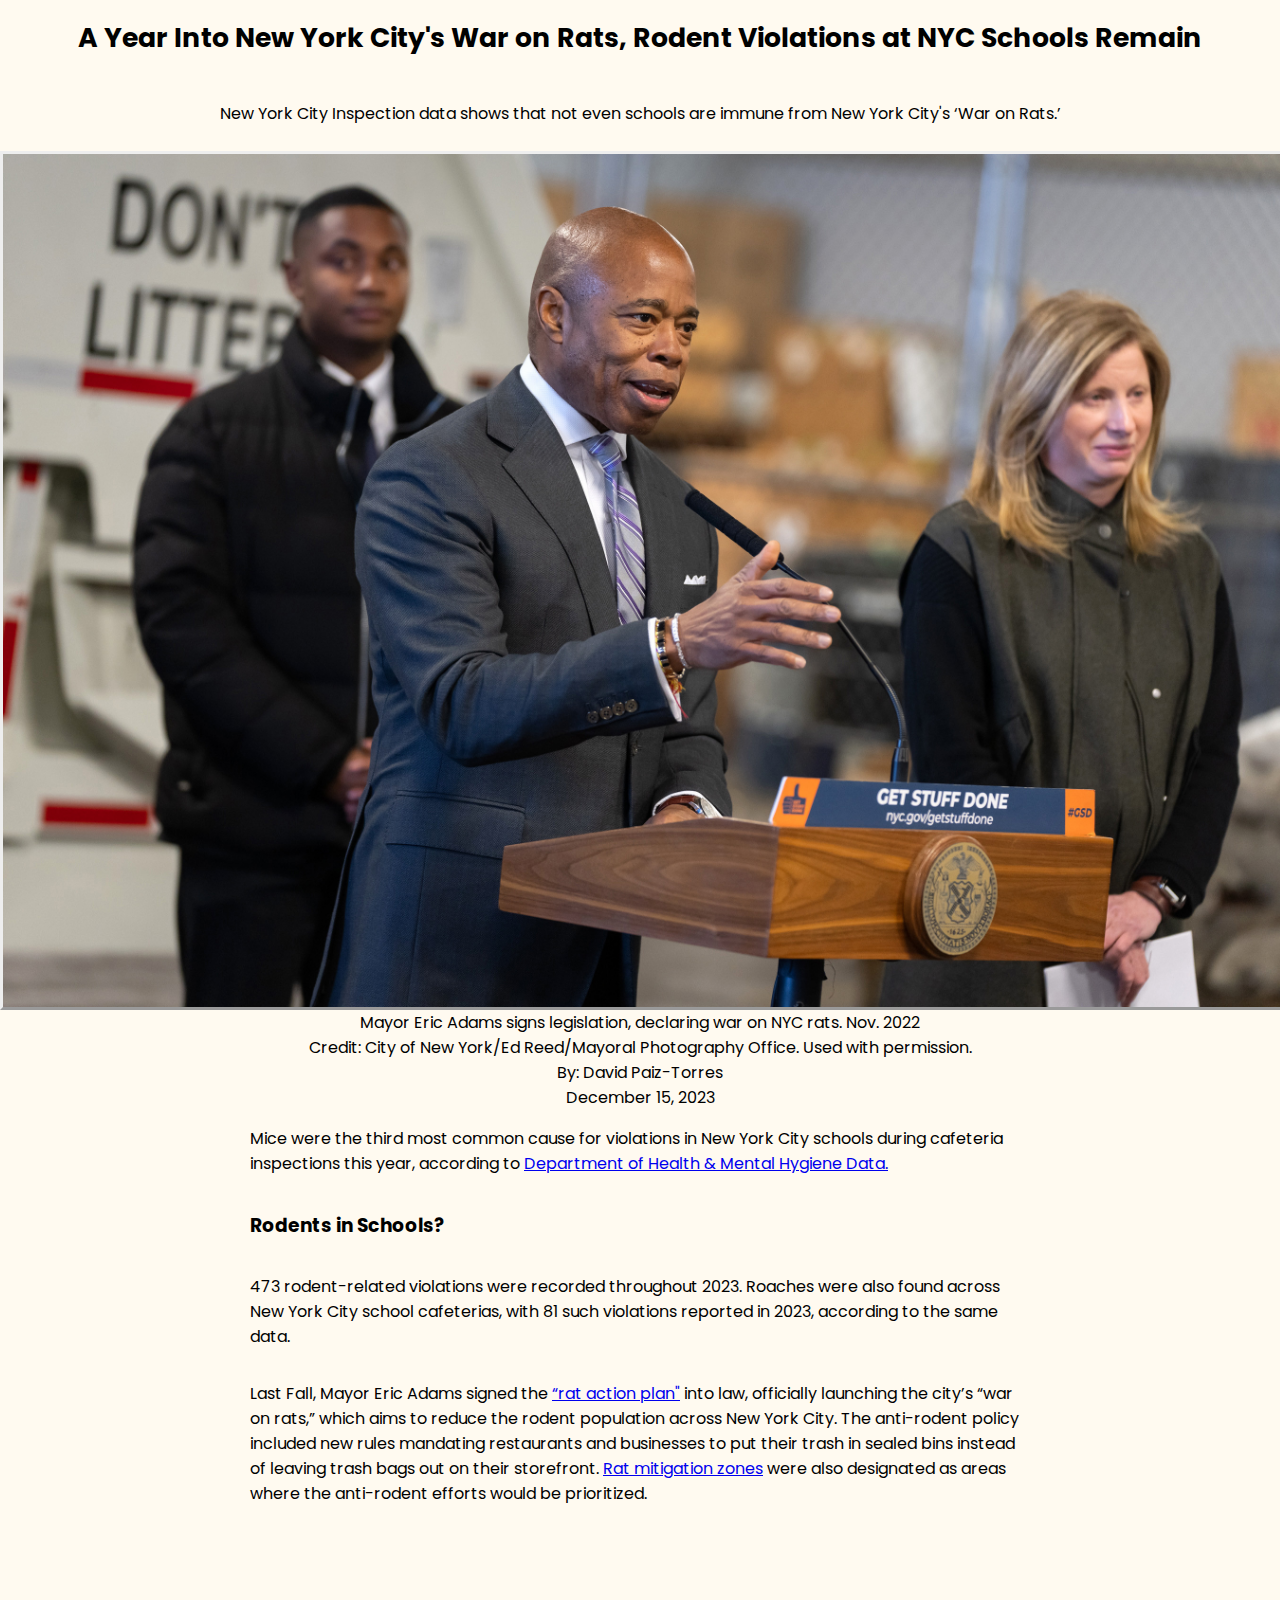
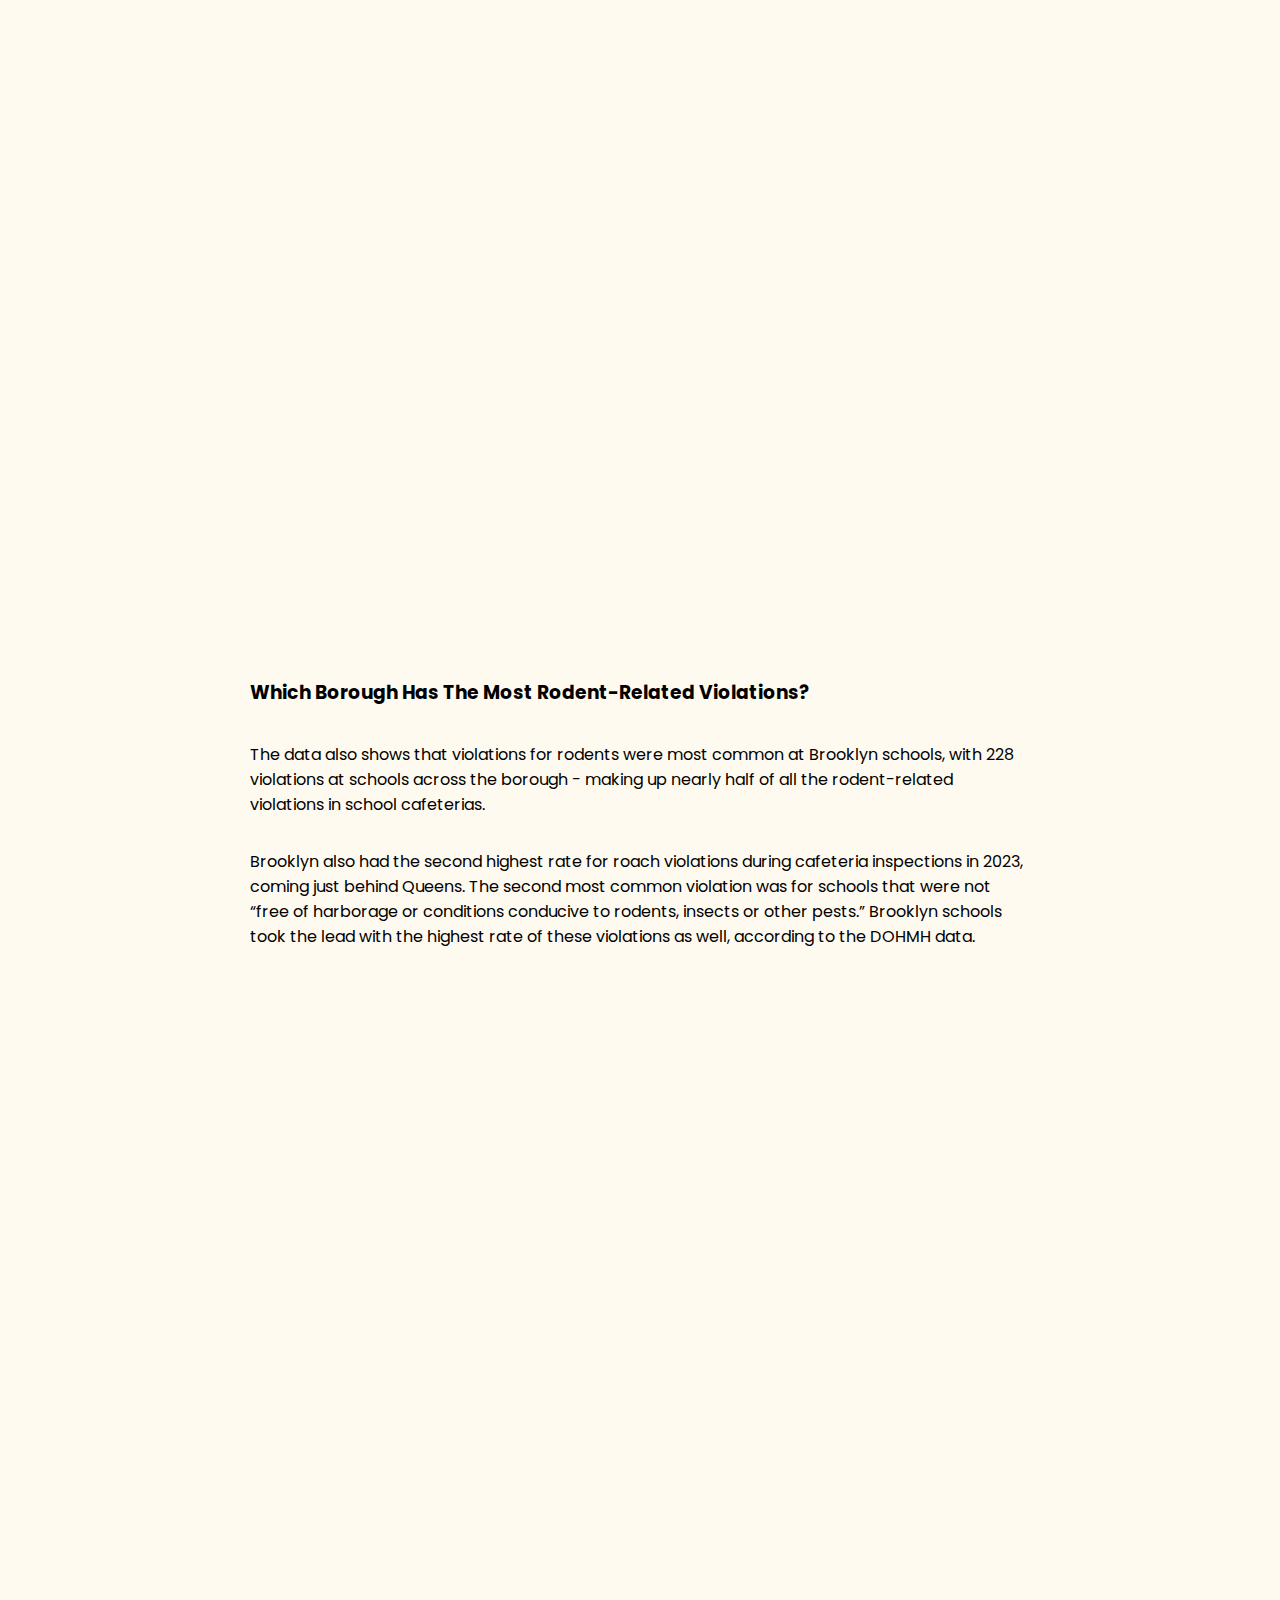
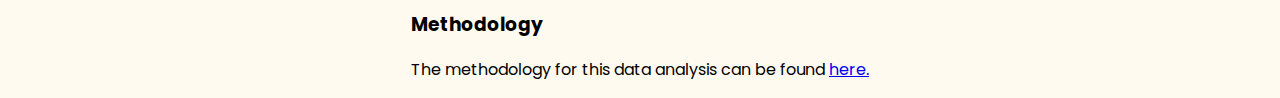
<file: index.html>
<!--Start of MetaData -->
<!doctype html>

<html>
	<head>
			<title> Roaches, Mice and Rats Found in NYC Schools</title>
			<link rel="stylesheet" type="text/css" href="style.css">
			<link rel="preconnect" href="https://fonts.googleapis.com">
			<link rel="preconnect" href="https://fonts.gstatic.com" crossorigin>
			<link href="https://fonts.googleapis.com/css2?family=Poppins:wght@400;500;600;700&display=swap" rel="stylesheet">
			<meta name="viewport" content="width=device-width, initial-scale=1.0">
	</head>
<!--End of MetaData -->
	<body>
	
<div class= "hed_dek">
			<div class="hed">
				<h1>	
					A Year Into New York City's War on Rats,
					Rodent Violations at NYC Schools Remain
				</h1> 
			</div>
			<br>
			<div class="dek">
				New York City Inspection data shows that not even schools are immune from New York City's ‘War on Rats.’
			</div>
</div>
<br>
	<div class = "images">
		<img src="images/52507790172_ee527872b3_3k.jpg" alt = "Mayor Eric Adams signs legislation, declaring war on NYC rats. Nov. 2022
		Credit: © City of New York/Ed Reed/Mayoral Photography Office. Used with permission.">
	<picture>
		<source media="(max-width: 493px)" srcset="images/sanitation_event.jpg">
	</picture>
	</div>

	<div class= "photo_credits">
		Mayor Eric Adams signs legislation, declaring war on NYC rats. Nov. 2022<br>
		Credit: City of New York/Ed Reed/Mayoral Photography Office. Used with permission.
	</div>

	<div class="byline"> 
		By: David Paiz-Torres 
		 <br>
		December 15, 2023
	</div>	
 <!-- Lede/Nutgraf Below -->
		<div class= "lede_storygrafs">
			<div class="lede">
				<p>
				Mice were the third most common cause for violations in New York City schools during cafeteria inspections this year, according to <a href= "https://data.cityofnewyork.us/Health/DOHMH-School-Cafeteria-Inspections-2020-Present-/5ery-qagt"> Department of Health & Mental Hygiene Data.</a>
				</p>	
			</div>
	<h3>Rodents in Schools?</h3>		
				<p>
				473 rodent-related violations were recorded throughout 2023. Roaches were also found across New York City school cafeterias, with 81 such violations reported in 2023, according to the same data.
				</p>

				<p>
				Last Fall, Mayor Eric Adams signed the <a href="https://legistar.council.nyc.gov/View.ashx?M=F&ID=11533762&GUID=C106E5E9-FB61-4237-B5F8-5A1D080E868D"> “rat action plan"</a> into law, officially launching the city’s  “war on rats,” which aims to reduce the rodent population across New York City. The anti-rodent policy included new rules mandating restaurants and businesses to put their trash in sealed bins instead of leaving trash bags out on their storefront. <a href="https://rules.cityofnewyork.us/wp-content/uploads/2023/04/Ch.-35_NOA_Rat-Mitigation-Zones_6-7-23-1.pdf"> Rat mitigation zones</a> were also designated as areas where the anti-rodent efforts would be prioritized.
				</p>
		</div>
<!-- Map Below -->
<div class="map">
		<div style="min-height:687px"><script type="text/javascript" defer src="https://datawrapper.dwcdn.net/jfd8T/embed.js?v=21" charset="utf-8"></script><noscript><img src="https://datawrapper.dwcdn.net/jfd8T/full.png" alt="" /></noscript></div>
</div>
<br>
<!-- Map Ends Here --> 
<br>
<!-- Main Story Grafs Below -->
<div class="lede_storygrafs">
	<h3> Which Borough Has The Most Rodent-Related Violations? </h3>
		<p>			
		The data also shows that violations for rodents were most common at Brooklyn schools, with 228 violations at schools across the borough - making up nearly half of all the rodent-related violations in school cafeterias.
		</p>
		<p>
		Brooklyn also had the second highest rate for roach violations during cafeteria inspections in 2023, coming just behind Queens. The second most common violation was for schools that were not “free of harborage or conditions conducive to rodents, insects or other pests.” Brooklyn schools took the lead with the highest rate of these violations as well, according to the DOHMH data.
		</p>
</div>
<br>


<!-- Chart BELOW -->
<div class= "charts">
	<div class= "chart_1">
		<iframe title="Mice Violations by Borough" aria-label="Bar Chart" id="datawrapper-chart-m4WnT" src="https://datawrapper.dwcdn.net/m4WnT/5/" scrolling="no" frameborder="0" style="width: 0; min-width: 100% !important; border: none;" height="263" data-external="1"></iframe><script type="text/javascript">!function(){"use strict";window.addEventListener("message",(function(a){if(void 0!==a.data["datawrapper-height"]){var e=document.querySelectorAll("iframe");for(var t in a.data["datawrapper-height"])for(var r=0;r<e.length;r++)if(e[r].contentWindow===a.source){var i=a.data["datawrapper-height"][t]+"px";e[r].style.height=i}}}))}();
		</script>
	</div>
<br>
<br>
	<div class= "chart_2">
			<!-- SECOND CHART BELOW -->
		<iframe title="Roach Violations by Borough" aria-label="Bar Chart" id="datawrapper-chart-IFgRR" src="https://datawrapper.dwcdn.net/IFgRR/1/" scrolling="no" frameborder="0" style="width: 0; min-width: 100% !important; border: none;" height="263" data-external="1"></iframe><script type="text/javascript">!function(){"use strict";window.addEventListener("message",(function(a){if(void 0!==a.data["datawrapper-height"]){var e=document.querySelectorAll("iframe");for(var t in a.data["datawrapper-height"])for(var r=0;r<e.length;r++)if(e[r].contentWindow===a.source){var i=a.data["datawrapper-height"][t]+"px";e[r].style.height=i}}}))}();
		</script>
	</div>
</div>

<br>
<div class="lede_storygrafs">
	<div class="methodlogy">
		<h3>Methodology</h3>
			<p>
				The methodology for this data analysis can be found <a href="https://doc-04-98-docstext.googleusercontent.com/export/qdo8ufovnvq7nnfjhaujgenucc/i9ijnq617c1vrd2ih78q3mfbp0/1703201690000/106630865057575320188/106630865057575320188/1KgTdF3SWsDWb0BfgA_9Ae8JEnaUIoA3kV1uWIgDwUCs?format=pdf&id=1KgTdF3SWsDWb0BfgA_9Ae8JEnaUIoA3kV1uWIgDwUCs&token=AC4w5VjuZQiPzXNP5k8Nj6knXYK5TsBzpg:1703200590682&ouid=106630865057575320188&includes_info_params=true&usp=docs_home&cros_files=false&inspectorResult=%7B%22pc%22:1,%22lplc%22:26%7D&dat=[base64]"> here. </a> 
			</p>
	</div>
</div>

<!-- CHARTS END HERE -->
				 
</body>
</html>
</file>
<file: style.css>
/*MACBOOK SCREEN SIZE*/
@media only screen and (min-width:900px) and (max-width: 2448px)
{
  body{
    background-color:floralwhite;
    font-family: 'poppins', sans-serif;
    display:flex;
    flex-direction: column;
    max-width: 100%;
    justify-content: center;
    
  
  }
  .story{
    display:flex;
    flex-direction: column;
    padding-left:auto;
    padding-right:auto;
    max-width:100%;

  }
  .hed, .dek, .byline, .photo_credits {
    display: flex;
    flex-direction: column;
    max-width: 100%;
    align-items: center; /* Horizontally center the content */
    justify-content: center; /* Vertically center the content */
}


h1{
font-size:20pt;
}

.lede_storygrafs{
  padding-left: 250px;
  padding-right:250px;
  max-width: 100%;
  display:flex;
  flex-direction: column;
}

.charts{
  display:flex;
  flex-direction: column;
  max-width: 50%;
  padding-left: 250px;
  padding-right:250px;
}
  .chart_1{
  display:flex;
  flex-direction: column;
  }
  .chart_2{
  display:flex;
  flex-direction: column;
  }


 .map{
  padding-left: 250px;
  padding-right: 250px;
  max-width:100%;
}
}


 /*  */

/*IPHONE 13 PRO TO IPHONE 14 PRO MAX SCREEN WIDTH*/
@media screen and (max-width: 1284px) and (min-width: 1170px) 
{
  body{
    background-color:floralwhite;
    font-family: 'poppins', sans-serif;
    display:flex;
    flex-direction: column;
    justify-content: center;
    align-items: center;
    margin: 0 auto;
    max-width:100%;
    height:auto;
    margin-left:auto;
    margin-right:auto;
  }
  
    
   
 
  .hed, .dek, .byline, .photo_credits {
    display: flex;
    flex-direction: column;
    max-width: 100%;
    align-items: center; /* Horizontally center the content */
    justify-content: center; /* Vertically center the content */
    
     margin: 0 auto;
      }
  

  .images, .photo_credits, .byline {
    display: flex;
    flex-direction: column;
    align-items: center; /* Horizontally center the content */
    justify-content: center; /* Vertically center the content */
    margin: 0 auto; /* Horizontally center the image */
    text-align: center; /* Center the text */
      max-width: 100%; /* Make the image responsive */
      height: auto; /* Maintain the aspect ratio */
      margin: 0 auto; 
   
  }
  .hed{
    font-size: 10pt;
    display:flex;
    flex-direction: column;
    max-width:100%;
    justify-content: center;
    align-items: center;
    margin: 0 auto;
  }
  .dek{
    text-align:enter;
    display:flex;
    flex-direction: column;
    max-width:100%;
    justify-content: center;
    align-items: center;
    margin: 0 auto;
  }

      
.images{
  max-width:10%;
}
  .lede_storygrafs{
    padding-left: auto;
    padding-right:auto;
    display:flex;
    flex-direction: column;
    max-width:100%;
  }
.chart_1{
  display:flex;
  flex-direction: column;

  }
  
.chart_2{
  display:flex;
  flex-direction: column;
  padding: auto;  
  }
.map{
  padding-left: auto;
  padding-right:auto;
  display:flex;
  flex-direction: column;
}
  .hed{
    font-size:16pt;
    margin: 0 auto;
    display:flex;
    flex-direction: column;
    max-width:100%;
    justify-content: center;
  }
  .hed_dek{
  
    display:flex;
    flex-direction: column;
    max-width:100%;
    justify-content: center;
    align-items: center;
  }
  
  .dek{
    display:flex;
    flex-direction: column;
    max-width:100%;
  }

  .images{
    display:flex;
    max-width:100%;
    max-height:auto;
    }
    
    img{
      max-width:100%;
      height:auto;
      margin-left:auto;
      margin-right:auto;
      border:outset
    }

  }

    .navigation_bar{
      display:flex;
      flex-direction:row;
      justify-content:center;
      align-content:baseline;
      padding: 10px;
      margin: 0 auto;
  }
  
  .home_button, .rodent_story_button, .about_button {
      padding: 5px 10px; /* Add some padding */
      background-color: #f8f9fa; /* Add a background color */
      border: 2px solid orangered; /* Add a border */
      border-radius: 25px; /* Make the buttons rounded */
      color: black; /* Change the text color */
      text-decoration: none; /* Remove the underline */
      margin: 0px 10px; /* Add some spacing between the buttons */
      transition: background-color 0.3s ease; /* Prepare for the hover effect */
      padding: 20px;
      border-radius:30px;
      box-shadow: 0px 0px 60px rgba(0, 0, 0, 0.5); /* Add shadow to the border */
  }
  
  .home{
      text-decoration: none; /* Remove the underline */
  }
  
  .home_button:hover, .rodent_story_button:hover, .about_button:hover {
      background-color: #e7e9eb; /* Change the background color on hover */
      color: #ff6347; /* Change the text color on hover */
      transform: scale(1.1); /* Add a scale effect to the buttons */
  }
  
  
  
  /* Define the bounce animation */
  @keyframes bounce {
      0%, 20%, 50%, 80%, 100% {transform: translateY(0);}
      40% {transform: translateY(-30px);}
      60% {transform: translateY(-15px);}
  }
  
  /* Apply the bounce animation on hover */
  .home_button:hover, .rodent_story_button:hover, .about_button:hover {
      animation: bounce 1s infinite;
  }
  .images{
    display:flex;
    max-width:100%;
    max-height:auto;
    }
    
    img{
      max-width:100%;
      height:auto;
      margin-left:auto;
      margin-right:auto;
    }
</file>
